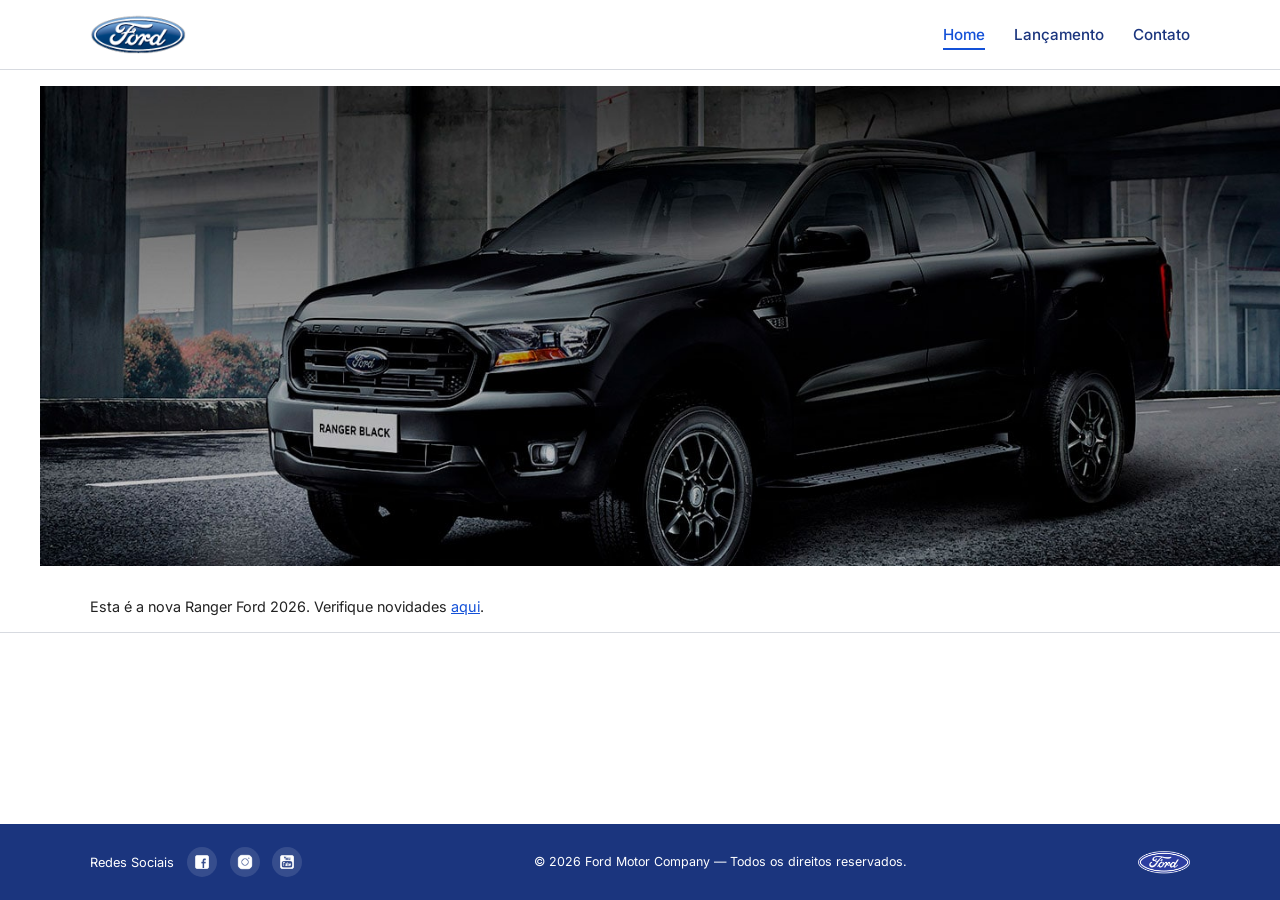
<file: index.html>
<!DOCTYPE html>
<html lang="pt-BR">
<head>
  <meta charset="UTF-8">
  <meta name="viewport" content="width=device-width, initial-scale=1.0">
  <title>Ford Ranger 2026 | Portal oficial de lançamento</title>
  <meta name="description" content="Conheça a nova Ranger 2026.">
  <link rel="icon" type="image/png" href="img/favicon-ford.png">
  <link rel="stylesheet" href="css/style.css">
</head>
<body>

  <header class="cabecalho">
    <div class="container cabecalho__barra">
      <a href="index.html" class="marca">
        <img class="marca__logo" src="img/logo-ford.png" alt="Ford">
      </a>

      <input type="checkbox" id="menu-toggle" class="menu-toggle">
      <label for="menu-toggle" class="menu-toggle-label" aria-label="Abrir menu">
        <span></span><span></span><span></span>
      </label>

      <nav class="nav-principal" aria-label="Navegação principal">
        <ul class="nav-principal__lista">
          <li><a class="nav-principal__link" href="index.html" aria-current="page">Home</a></li>
          <li><a class="nav-principal__link" href="lancamento.html">Lançamento</a></li>
          <li><a class="nav-principal__link" href="contato.html">Contato</a></li>
        </ul>
      </nav>
    </div>
  </header>

  <main>
    <!-- Passo 7: imagem do <produto> + breve texto na área central -->
    <figure class="hero-imagem">
      <a href="lancamento.html" aria-label="Ver detalhes da Ranger 2026">
        <img src="img/ranger-black.jpg" alt="Ford Ranger Black estacionada sob um viaduto, vista de três quartos frontal">
      </a>
    </figure>

    <div class="hero-legenda">
      <div class="container">
        <p>Esta é a nova Ranger Ford 2026. Verifique novidades <a href="lancamento.html">aqui</a>.</p>
      </div>
    </div>
  </main>

  <footer class="rodape">
    <div class="container rodape__barra">
      <div class="redes-sociais">
        <span class="redes-sociais__rotulo">Redes Sociais</span>
        <a class="redes-sociais__link" href="https://facebook.com" target="_blank" rel="noopener" aria-label="Facebook">
          <img src="img/facebook-50.png" alt="">
        </a>
        <a class="redes-sociais__link" href="https://instagram.com" target="_blank" rel="noopener" aria-label="Instagram">
          <img src="img/instagram-50.png" alt="">
        </a>
        <a class="redes-sociais__link" href="https://youtube.com" target="_blank" rel="noopener" aria-label="YouTube">
          <img src="img/youtube-50.png" alt="">
        </a>
      </div>
      <p class="copyright">© 2026 Ford Motor Company — Todos os direitos reservados.</p>
      <span class="rodape__selo"><img src="img/favicon-ford.png" alt="" style="width:100%;height:auto;"></span>
    </div>
  </footer>

</body>
</html>
</file>
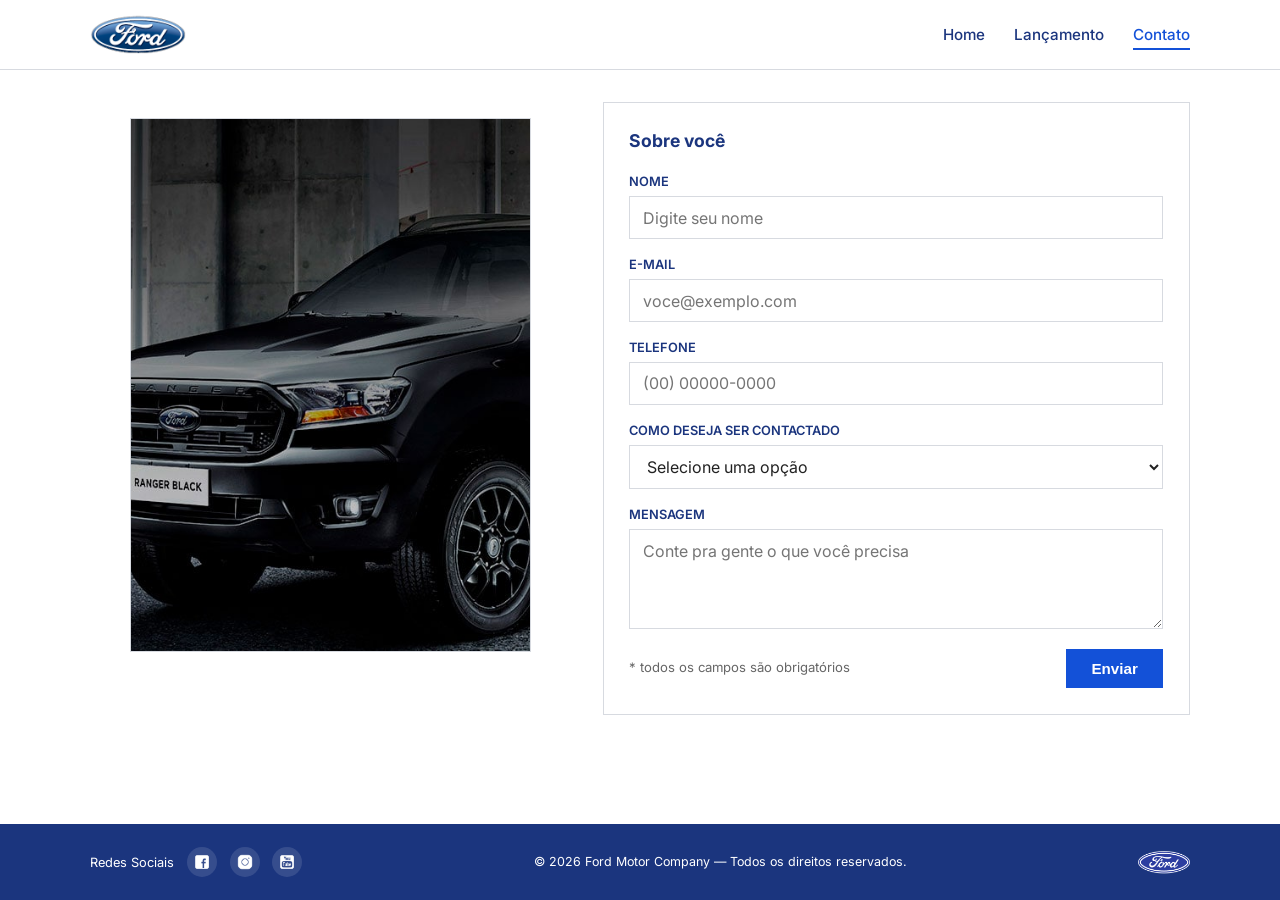
<file: contato.html>
<!DOCTYPE html>
<html lang="pt-BR">
<head>
  <meta charset="UTF-8">
  <meta name="viewport" content="width=device-width, initial-scale=1.0">
  <title>Contato | Ford Ranger 2026</title>
  <meta name="description" content="Fale com a concessionária sobre a nova Ranger 2026.">
  <link rel="icon" type="image/png" href="img/favicon-ford.png">
  <link rel="stylesheet" href="css/style.css">
</head>
<body>

  <header class="cabecalho">
    <div class="container cabecalho__barra">
      <a href="index.html" class="marca">
        <img class="marca__logo" src="img/logo-ford.png" alt="Ford">
      </a>

      <input type="checkbox" id="menu-toggle" class="menu-toggle">
      <label for="menu-toggle" class="menu-toggle-label" aria-label="Abrir menu">
        <span></span><span></span><span></span>
      </label>

      <nav class="nav-principal" aria-label="Navegação principal">
        <ul class="nav-principal__lista">
          <li><a class="nav-principal__link" href="index.html">Home</a></li>
          <li><a class="nav-principal__link" href="lancamento.html">Lançamento</a></li>
          <li><a class="nav-principal__link" href="contato.html" aria-current="page">Contato</a></li>
        </ul>
      </nav>
    </div>
  </header>

  <main class="secao container">
    <div class="contato__grid">
      <figure class="contato__figura">
        <img src="img/ranger-black.jpg" alt="Ford Ranger Black estacionada sob um viaduto">
      </figure>

      <!-- Passo 12: formulário com nome, e-mail, telefone, tipo de contato, mensagem e botão Enviar -->
      <form class="formulario" action="#" method="post" novalidate>
        <h1 class="formulario__titulo">Sobre você</h1>

        <div class="campo">
          <label for="nome">Nome</label>
          <input type="text" id="nome" name="nome" placeholder="Digite seu nome" required minlength="3">
        </div>

        <div class="campo">
          <label for="email">E-mail</label>
          <input type="email" id="email" name="email" placeholder="voce@exemplo.com" required>
        </div>

        <div class="campo">
          <label for="telefone">Telefone</label>
          <input type="tel" id="telefone" name="telefone" placeholder="(00) 00000-0000" pattern="^\(?\d{2}\)?\s?\d{4,5}-?\d{4}$" required>
        </div>

        <div class="campo">
          <label for="tipo-contato">Como deseja ser contactado</label>
          <select id="tipo-contato" name="tipo-contato" required>
            <option value="" disabled selected>Selecione uma opção</option>
            <option value="elogio">Elogio</option>
            <option value="reclamacao">Reclamação</option>
            <option value="solicitacao">Solicitação</option>
          </select>
        </div>

        <div class="campo">
          <label for="mensagem">Mensagem</label>
          <textarea id="mensagem" name="mensagem" placeholder="Conte pra gente o que você precisa" required minlength="10"></textarea>
        </div>

        <div class="formulario__rodape">
          <span class="status-envio">* todos os campos são obrigatórios</span>
          <!-- Passo 13: transição visual ao passar o cursor -->
          <button type="submit" class="btn btn--enviar">Enviar</button>
        </div>
      </form>
    </div>
  </main>

  <footer class="rodape">
    <div class="container rodape__barra">
      <div class="redes-sociais">
        <span class="redes-sociais__rotulo">Redes Sociais</span>
        <a class="redes-sociais__link" href="https://facebook.com" target="_blank" rel="noopener" aria-label="Facebook">
          <img src="img/facebook-50.png" alt="">
        </a>
        <a class="redes-sociais__link" href="https://instagram.com" target="_blank" rel="noopener" aria-label="Instagram">
          <img src="img/instagram-50.png" alt="">
        </a>
        <a class="redes-sociais__link" href="https://youtube.com" target="_blank" rel="noopener" aria-label="YouTube">
          <img src="img/youtube-50.png" alt="">
        </a>
      </div>
      <p class="copyright">© 2026 Ford Motor Company — Todos os direitos reservados.</p>
      <span class="rodape__selo"><img src="img/favicon-ford.png" alt="" style="width:100%;height:auto;"></span>
    </div>
  </footer>

</body>
</html>
</file>
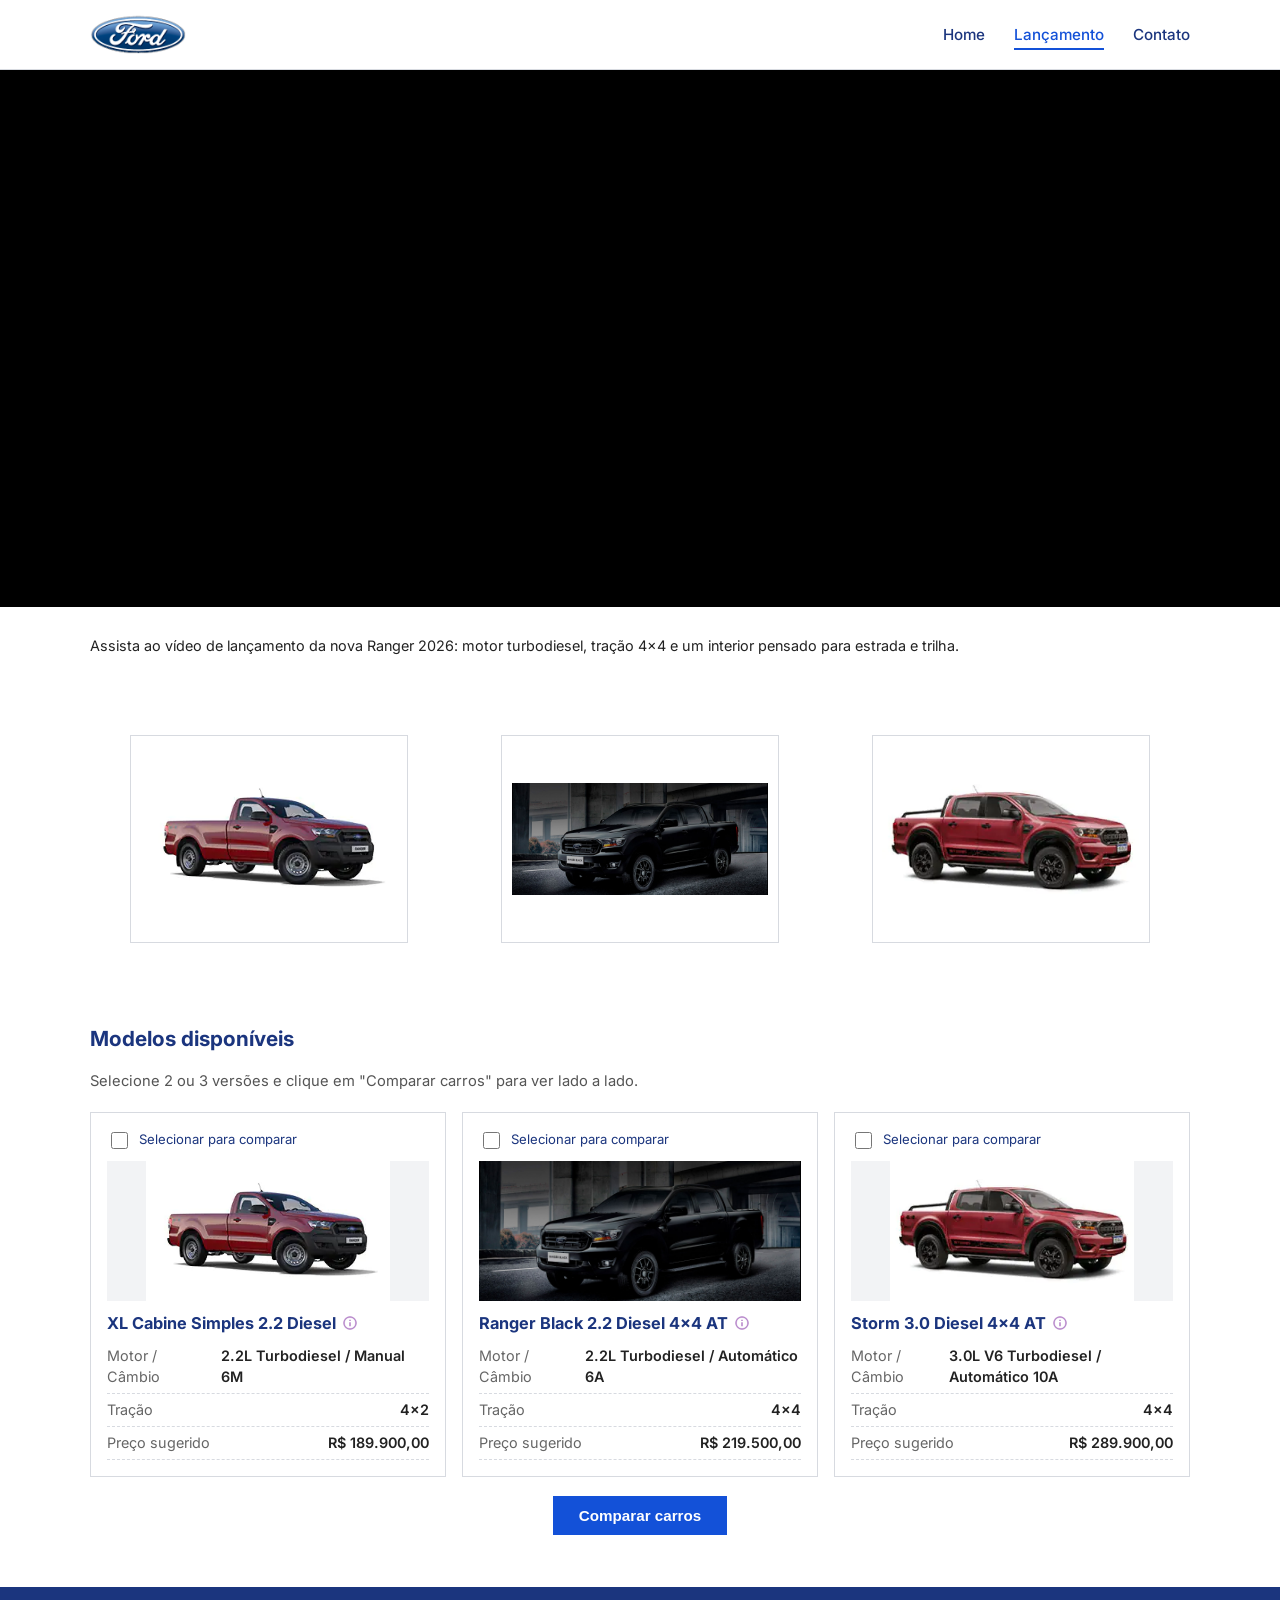
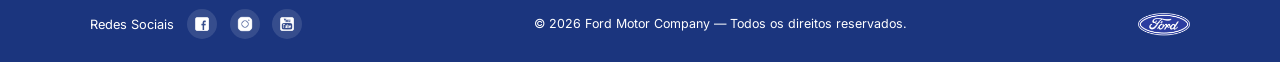
<file: lancamento.html>
<!DOCTYPE html>
<html lang="pt-BR">
<head>
  <meta charset="UTF-8">
  <meta name="viewport" content="width=device-width, initial-scale=1.0">
  <title>Lançamento Ranger 2026 | Ford</title>
  <meta name="description" content="Vídeo de divulgação, galeria e tabela de modelos da nova Ranger 2026.">
  <link rel="icon" type="image/png" href="img/favicon-ford.png">
  <link rel="stylesheet" href="css/style.css">
</head>
<body>

  <header class="cabecalho">
    <div class="container cabecalho__barra">
      <a href="index.html" class="marca">
        <img class="marca__logo" src="img/logo-ford.png" alt="Ford">
      </a>

      <input type="checkbox" id="menu-toggle" class="menu-toggle">
      <label for="menu-toggle" class="menu-toggle-label" aria-label="Abrir menu">
        <span></span><span></span><span></span>
      </label>

      <nav class="nav-principal" aria-label="Navegação principal">
        <ul class="nav-principal__lista">
          <li><a class="nav-principal__link" href="index.html">Home</a></li>
          <li><a class="nav-principal__link" href="lancamento.html" aria-current="page">Lançamento</a></li>
          <li><a class="nav-principal__link" href="contato.html">Contato</a></li>
        </ul>
      </nav>
    </div>
  </header>

  <main>
    <!-- Passo 9: vídeo promocional + breve descrição na área superior -->
    <div class="video-wrapper">
      <iframe
        src="https://www.youtube.com/embed/vQsryuNmsL0"
        title="Vídeo promocional Ford Ranger 2026"
        allow="accelerometer; autoplay; clipboard-write; encrypted-media; gyroscope; picture-in-picture"
        allowfullscreen loading="lazy">
      </iframe>
    </div>
    <div class="container">
      <p class="video-legenda">Assista ao vídeo de lançamento da nova Ranger 2026: motor turbodiesel, tração 4x4 e um interior pensado para estrada e trilha.</p>
    </div>

    <!-- Passo 10: três imagens do veículo ocupando toda a largura -->
    <section class="secao container">
      <div class="galeria">
        <figure class="galeria__item">
          <img src="img/xl-cabine.webp" alt="Ford Ranger XL Cabine Simples 2.2 Diesel, na cor vermelha">
        </figure>
        <figure class="galeria__item">
          <img src="img/ranger-black.jpg" alt="Ford Ranger Black 2.2 Diesel 4x4, na cor preta, estacionada sob um viaduto">
        </figure>
        <figure class="galeria__item">
          <img src="img/storm.webp" alt="Ford Ranger Storm 3.0 Diesel 4x4, na cor vermelha">
        </figure>
      </div>
    </section>

    <!-- Passo 11 (adaptado): modelos em cards horizontais + comparação funcional via JS -->
    <section class="secao container">
      <h2 class="secao__titulo">Modelos disponíveis</h2>
      <p class="modelos-instrucao">Selecione 2 ou 3 versões e clique em "Comparar carros" para ver lado a lado.</p>

      <div class="modelos-lista">
        <article class="modelo-card">
          <label class="modelo-card__selecionar">
            <input
              type="checkbox"
              class="checkbox-comparar">
            Selecionar para comparar
          </label>
          <img class="modelo-card__foto" src="img/xl-cabine.webp" alt="Foto da Ford Ranger XL Cabine Simples 2.2 Diesel">
          <h3 class="modelo-card__versao">
            XL Cabine Simples 2.2 Diesel
            <img class="icone-info" src="img/info.png" alt="Mais informações" title="Versão de entrada, tração 4x2, ideal para uso comercial e transporte de carga.">
          </h3>
          <dl class="modelo-card__specs">
            <div><dt>Motor / Câmbio</dt><dd>2.2L Turbodiesel / Manual 6M</dd></div>
            <div><dt>Tração</dt><dd>4x2</dd></div>
            <div><dt>Preço sugerido</dt><dd>R$ 189.900,00</dd></div>
          </dl>
        </article>

        <article class="modelo-card">
          <label class="modelo-card__selecionar">
            <input
              type="checkbox"
              class="checkbox-comparar">
            Selecionar para comparar
          </label>
          <img class="modelo-card__foto" src="img/ranger-black.jpg" alt="Foto da Ford Ranger Black 2.2 Diesel 4x4">
          <h3 class="modelo-card__versao">
            Ranger Black 2.2 Diesel 4x4 AT
            <img class="icone-info" src="img/info.png" alt="Mais informações" title="Edição especial com acabamento escurecido, rodas exclusivas e tração 4x4 automática.">
          </h3>
          <dl class="modelo-card__specs">
            <div><dt>Motor / Câmbio</dt><dd>2.2L Turbodiesel / Automático 6A</dd></div>
            <div><dt>Tração</dt><dd>4x4</dd></div>
            <div><dt>Preço sugerido</dt><dd>R$ 219.500,00</dd></div>
          </dl>
        </article>

        <article class="modelo-card">
          <label class="modelo-card__selecionar">
            <input
              type="checkbox"
              class="checkbox-comparar">
            Selecionar para comparar
          </label>
          <img class="modelo-card__foto" src="img/storm.webp" alt="Foto da Ford Ranger Storm 3.0 Diesel 4x4">
          <h3 class="modelo-card__versao">
            Storm 3.0 Diesel 4x4 AT
            <img class="icone-info" src="img/info.png" alt="Mais informações" title="Topo de linha, motor V6, tração 4x4 automática e maior capacidade off-road.">
          </h3>
          <dl class="modelo-card__specs">
            <div><dt>Motor / Câmbio</dt><dd>3.0L V6 Turbodiesel / Automático 10A</dd></div>
            <div><dt>Tração</dt><dd>4x4</dd></div>
            <div><dt>Preço sugerido</dt><dd>R$ 289.900,00</dd></div>
          </dl>
        </article>
      </div>

      <div class="acoes-tabela">
        <!-- conforme roteiro: o clique neste botão não possui funcionalidade de comparação -->
        <button type="button" class="btn">Comparar carros</button>
      </div>
    </section>
  </main>

  <footer class="rodape">
    <div class="container rodape__barra">
      <div class="redes-sociais">
        <span class="redes-sociais__rotulo">Redes Sociais</span>
        <a class="redes-sociais__link" href="https://facebook.com" target="_blank" rel="noopener" aria-label="Facebook">
          <img src="img/facebook-50.png" alt="">
        </a>
        <a class="redes-sociais__link" href="https://instagram.com" target="_blank" rel="noopener" aria-label="Instagram">
          <img src="img/instagram-50.png" alt="">
        </a>
        <a class="redes-sociais__link" href="https://youtube.com" target="_blank" rel="noopener" aria-label="YouTube">
          <img src="img/youtube-50.png" alt="">
        </a>
      </div>
      <p class="copyright">© 2026 Ford Motor Company — Todos os direitos reservados.</p>
      <span class="rodape__selo"><img src="img/favicon-ford.png" alt="" style="width:100%;height:auto;"></span>
    </div>
  </footer>

</body>
</html>
</file>
<file: css/style.css>
/* ==========================================================================
   DESAFIO 04 — HTML & CSS | Portal de lançamento Ford Ranger
   Autor: Kézia Carneiro Silva
   Layout fiel às Figuras 1, 2 e 3 do roteiro: header branco, footer azul
   marinho, sem elementos decorativos além do exigido.
   ========================================================================== */

/* fonte externa (exigida nos objetivos de aprendizagem) */
@import url('https://fonts.googleapis.com/css2?family=Inter:wght@400;500;600;700&display=swap');

:root {
  /* cores obrigatórias do roteiro */
  --azul-profundo: #1b357e;
  --azul-vivo: #1351d8;

  --texto: #222;
  --cinza-claro: #f2f3f5;
  --borda: #d7dae0;
  --branco: #ffffff;

  --fonte: 'Inter', Arial, sans-serif;
  --transicao: 200ms ease;
}

/* -------------------- Reset básico -------------------- */
*, *::before, *::after { box-sizing: border-box; }

body {
  margin: 0;
  min-height: 100vh;
  display: flex;
  flex-direction: column; /* footer sempre na base (Passo 4) */
  font-family: var(--fonte);
  color: var(--texto);
  background: var(--branco);
  line-height: 1.5;
}

main { flex: 1 0 auto; }

img { max-width: 100%; display: block; }
a { color: inherit; text-decoration: none; }
ul { list-style: none; margin: 0; padding: 0; }

h1, h2, h3 { margin: 0 0 .5em; color: var(--azul-profundo); }

.sr-only {
  position: absolute;
  width: 1px; height: 1px;
  overflow: hidden;
  clip: rect(0 0 0 0);
  white-space: nowrap;
}

.container {
  width: min(1100px, 92%);
  margin-inline: auto;
}

/* ==========================================================================
   HEADER — logomarca + navegação (Passo 1 / Passo 6)
   ========================================================================== */
.cabecalho {
  background: var(--branco);
  border-bottom: 1px solid var(--borda);
}

.cabecalho__barra {
  display: flex;
  align-items: center;
  justify-content: space-between;
  padding: .9rem 0;
}

.marca {
  display: flex;
  align-items: center;
}

.marca__logo {
  height: 40px;
  width: auto;
}

/* -------------------- Navegação -------------------- */
.nav-principal__lista {
  display: flex;
  gap: 1.8rem;
}

.nav-principal__link {
  font-size: .95rem;
  font-weight: 500;
  color: var(--azul-profundo);
  padding: .25rem 0;
  border-bottom: 2px solid transparent;
  transition: color var(--transicao), border-color var(--transicao);
}

/* pseudoclasses de navegação */
.nav-principal__link:hover,
.nav-principal__link:focus-visible {
  color: var(--azul-vivo);
}

.nav-principal__link[aria-current="page"] {
  border-bottom-color: var(--azul-vivo);
  color: var(--azul-vivo);
}

/* -------------------- Menu mobile (checkbox hack, sem JS) -------------------- */
.menu-toggle { display: none; }

.menu-toggle-label {
  display: none;
  flex-direction: column;
  gap: 5px;
  cursor: pointer;
  padding: .4rem;
}

.menu-toggle-label span {
  width: 24px;
  height: 2px;
  background: var(--azul-profundo);
}

/* ==========================================================================
   HOME — imagem de lançamento + legenda (Passo 7)
   ========================================================================== */
.hero-imagem {
  width: 100%;
  line-height: 0;
}

.hero-imagem img {
  width: 100%;
  max-height: 480px;
  object-fit: cover;
}

.hero-legenda {
  background: var(--branco);
  padding: .9rem 0;
  border-bottom: 1px solid var(--borda);
}

.hero-legenda p {
  margin: 0;
  font-size: .9rem;
  color: var(--texto);
}

.hero-legenda a {
  color: var(--azul-vivo);
  text-decoration: underline;
}

.hero-legenda a:hover { color: var(--azul-profundo); }

/* ==========================================================================
   SEÇÕES GERAIS
   ========================================================================== */
.secao { padding: 2rem 0; }

.secao__titulo {
  font-size: 1.3rem;
  margin-bottom: 1rem;
}

/* -------------------- Vídeo promocional (Passo 9) -------------------- */
.video-wrapper {
  position: relative;
  width: 100%;
  padding-top: 42%;
  background: #000;
}

.video-wrapper iframe {
  position: absolute;
  inset: 0;
  width: 100%;
  height: 100%;
  border: 0;
}

.video-legenda {
  padding: .8rem 0 0;
  font-size: .9rem;
}

/* -------------------- Galeria (Passo 10) -------------------- */
.galeria {
  display: grid;
  grid-template-columns: repeat(3, 1fr);
  gap: .8rem;
  margin-top: 1rem;
}

.galeria__item {
  aspect-ratio: 4 / 3;
  border: 1px solid var(--borda);
  background: var(--branco);
  display: flex;
  align-items: center;
  justify-content: center;
  padding: .6rem;
}

.galeria__item img {
  max-width: 100%;
  max-height: 100%;
  object-fit: contain;
}

/* ==========================================================================
   MODELOS DISPONÍVEIS + COMPARADOR (Passo 11, adaptado a pedido: cards em
   linha horizontal em vez de tabela, com comparação interativa via JS)
   ========================================================================== */
.modelos-instrucao {
  margin: 0 0 1.2rem;
  color: #555;
  font-size: .92rem;
}

/* -------------------- Cards horizontais dos modelos -------------------- */
.modelos-lista {
  display: flex;
  gap: 1rem;
  flex-wrap: wrap;
}

.modelo-card {
  flex: 1 1 260px;
  border: 1px solid var(--borda);
  background: var(--branco);
  padding: 1rem;
  display: flex;
  flex-direction: column;
  gap: .6rem;
}

.modelo-card__selecionar {
  display: flex;
  align-items: center;
  gap: .5rem;
  font-size: .82rem;
  color: var(--azul-profundo);
  cursor: pointer;
}

.modelo-card__foto {
  width: 100%;
  height: 140px;
  object-fit: contain;
  background: var(--cinza-claro);
}

.modelo-card__versao {
  display: flex;
  align-items: center;
  gap: .4rem;
  font-size: 1.02rem;
  margin: 0;
}

.modelo-card__specs {
  margin: 0;
  display: flex;
  flex-direction: column;
  gap: .35rem;
  font-size: .9rem;
}

.modelo-card__specs div {
  display: flex;
  justify-content: space-between;
  gap: .5rem;
  border-bottom: 1px dashed var(--borda);
  padding-bottom: .3rem;
}

.modelo-card__specs dt { color: #666; }
.modelo-card__specs dd { margin: 0; font-weight: 600; }

.checkbox-comparar {
  width: 17px;
  height: 17px;
  accent-color: var(--azul-vivo);
  cursor: pointer;
}

.icone-info {
  width: 16px;
  height: 16px;
  cursor: help;
  opacity: .75;
  transition: opacity var(--transicao);
}

.icone-info:hover,
.icone-info:focus-visible { opacity: 1; }

.acoes-tabela {
  padding: 1.2rem 0;
  text-align: center;
}

.btn {
  font-size: .95rem;
  font-weight: 600;
  border: none;
  cursor: pointer;
  padding: .7rem 1.6rem;
  background: var(--azul-vivo);
  color: var(--branco);
  transition: background var(--transicao), transform var(--transicao), box-shadow var(--transicao);
}

/* movimento no hover: o botão "levanta" levemente */
.btn:hover,
.btn:focus-visible {
  background: var(--azul-profundo);
  transform: translateY(-3px);
  box-shadow: 0 10px 18px -8px rgba(19, 81, 216, 0.45);
}

/* movimento no clique: o botão "afunda" de volta */
.btn:active {
  transform: translateY(0);
  box-shadow: none;
}

/* ==========================================================================
   FORMULÁRIO DE CONTATO (Passo 12 / 13)
   ========================================================================== */
.contato__grid {
  display: grid;
  grid-template-columns: .9fr 1.1fr;
  gap: 2rem;
  align-items: start;
}

.contato__figura {
  border: 1px solid var(--borda);
  aspect-ratio: 3 / 4;
  overflow: hidden;
}

.contato__figura img {
  width: 100%;
  height: 100%;
  object-fit: cover;
  object-position: 32% 45%;
}

.formulario {
  background: var(--branco);
  border: 1px solid var(--borda);
  padding: 1.6rem;
}

.formulario__titulo {
  font-size: 1.1rem;
  margin-bottom: 1.1rem;
}

.campo {
  margin-bottom: 1rem;
  display: flex;
  flex-direction: column;
  gap: .3rem;
}

.campo label {
  font-size: .8rem;
  font-weight: 600;
  color: var(--azul-profundo);
  text-transform: uppercase;
}

.campo input,
.campo select,
.campo textarea {
  font-family: var(--fonte);
  font-size: 1rem;
  padding: .65rem .8rem;
  border: 1px solid var(--borda);
  background: var(--branco);
  color: var(--texto);
  transition: border-color var(--transicao);
}

.campo textarea { resize: vertical; min-height: 100px; }

/* pseudoclasses de formulário (hierarquia exigida pelo roteiro) */
.campo input:focus,
.campo select:focus,
.campo textarea:focus {
  outline: none;
  border-color: var(--azul-vivo);
}

.campo input:required:invalid:not(:placeholder-shown) { border-color: #c1432e; }
.campo input:valid:not(:placeholder-shown) { border-color: #2f8f5b; }

.campo small { color: #666; font-size: .78rem; }

.formulario__rodape {
  display: flex;
  align-items: center;
  justify-content: space-between;
  gap: 1rem;
  margin-top: 1.2rem;
}

/* botão Enviar com transição visual (Passo 13 — opcional, implementado) */
/* botão Enviar: mesmo movimento do .btn, com um leve "crescimento" a mais */
.btn--enviar:hover,
.btn--enviar:focus-visible {
  background: var(--azul-profundo);
  transform: translateY(-3px) scale(1.04);
  box-shadow: 0 10px 18px -8px rgba(19, 81, 216, 0.45);
}

.btn--enviar:active {
  transform: translateY(0) scale(1);
  box-shadow: none;
}

.status-envio { font-size: .82rem; color: #666; }

/* ==========================================================================
   FOOTER — redes sociais + copyright (Passo 3 / Passo 8)
   ========================================================================== */
.rodape {
  background: var(--azul-profundo);
  color: var(--branco);
  flex-shrink: 0;
}

.rodape__barra {
  display: flex;
  align-items: center;
  justify-content: space-between;
  gap: 1rem;
  padding: 1rem 0;
  flex-wrap: wrap;
}

.redes-sociais {
  display: flex;
  align-items: center;
  gap: .8rem;
}

.redes-sociais__rotulo { font-size: .8rem; }

.redes-sociais__link {
  width: 30px;
  height: 30px;
  border-radius: 50%;
  display: grid;
  place-items: center;
  background: rgba(255,255,255,0.12);
  transition: background var(--transicao);
}

.redes-sociais__link:hover,
.redes-sociais__link:focus-visible { background: rgba(255,255,255,0.3); }

.redes-sociais__link img { width: 16px; height: 16px; }

.copyright { font-size: .78rem; }

.rodape__selo {
  width: 52px;
  height: auto;
}

/* ==========================================================================
   RESPONSIVO (Passo 5)
   ========================================================================== */
@media (max-width: 900px) {
  .contato__grid { grid-template-columns: 1fr; }
  .galeria { grid-template-columns: repeat(2, 1fr); }
}

@media (max-width: 700px) {
  .menu-toggle-label { display: flex; }

  .nav-principal {
    position: absolute;
    top: 100%; left: 0; right: 0;
    background: var(--branco);
    border-bottom: 1px solid var(--borda);
    max-height: 0;
    overflow: hidden;
    transition: max-height var(--transicao);
  }

  .cabecalho__barra { position: relative; }

  .nav-principal__lista { flex-direction: column; padding: 0 6%; }
  .nav-principal__link { display: block; padding: .9rem 0; border-bottom: 1px solid var(--borda); }

  /* pseudoclasse :checked controlando o menu mobile sem JavaScript */
  .menu-toggle:checked ~ .nav-principal { max-height: 220px; }

  .galeria { grid-template-columns: 1fr; }
  .rodape__barra { justify-content: center; text-align: center; }
  .rodape__selo { display: none; }
}
</file>
